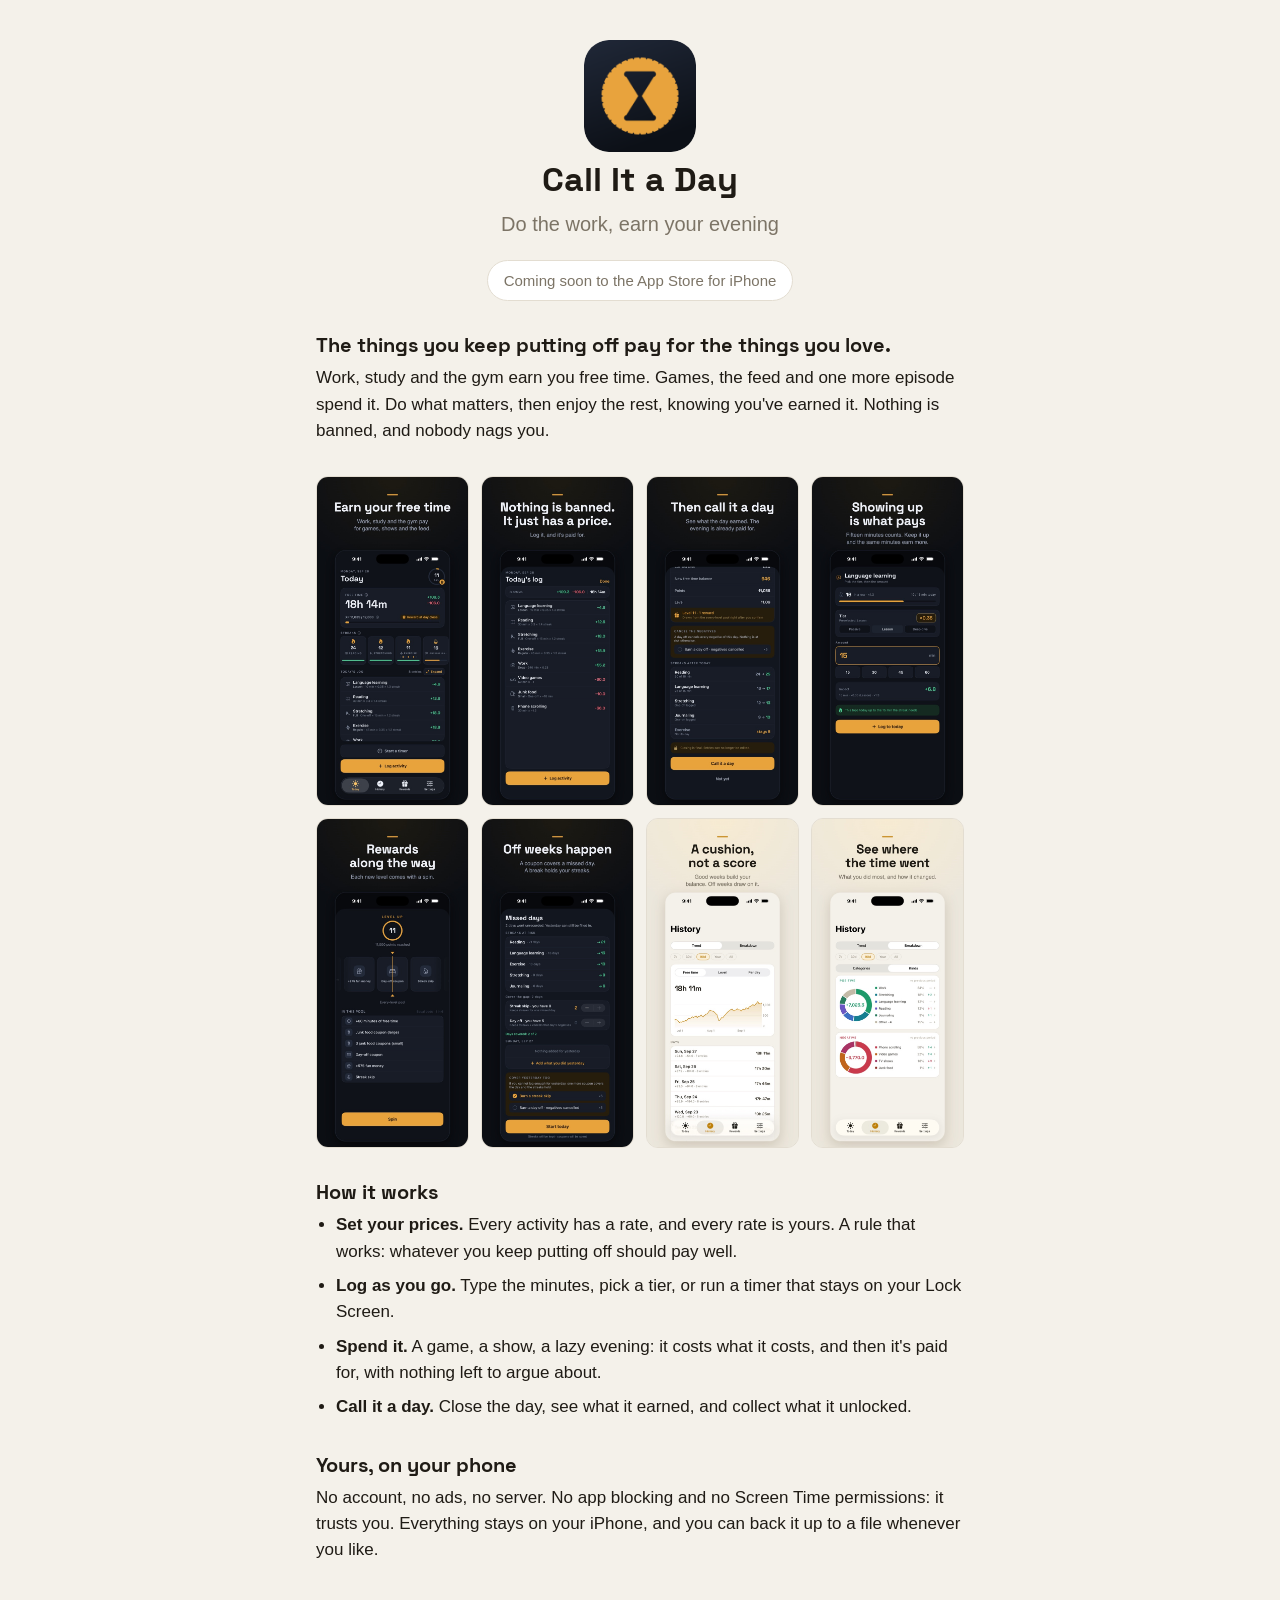
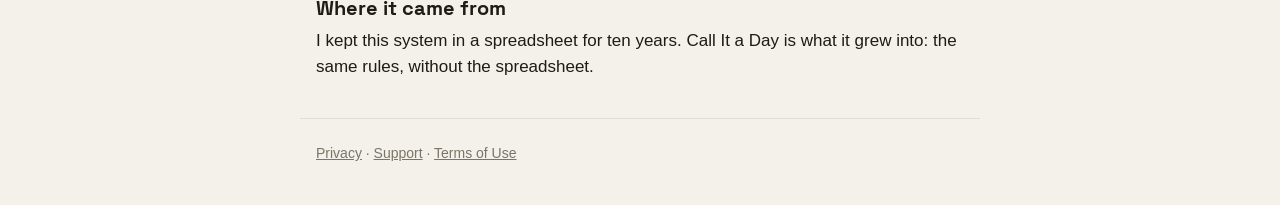
<file: index.html>
<!doctype html>
<html lang="en">
<head>
<meta charset="utf-8">
<meta name="viewport" content="width=device-width, initial-scale=1">
<title>Call It a Day: Do the work, earn your evening</title>
<meta name="description" content="The things you keep putting off pay for the things you love. Work and study earn free time, games and the feed spend it. You set the prices.">
<link rel="icon" href="assets/favicon.png">
<link rel="apple-touch-icon" href="assets/apple-touch-icon.png">
<link rel="stylesheet" href="assets/style.css">
</head>
<body>
<main>
  <div class="hero">
    <img src="assets/icon.png" alt="Call It a Day icon">
    <h1>Call It a Day</h1>
    <p class="tagline">Do the work, earn your evening</p>
    <span class="soon">Coming soon to the App Store for iPhone</span>
  </div>

  <h2>The things you keep putting off pay for the things you love.</h2>
  <p>Work, study and the gym earn you free time. Games, the feed and one more episode spend it. Do what matters, then enjoy the rest, knowing you've earned it. Nothing is banned, and nobody nags you.</p>

  <div class="shots">
    <img src="assets/shots/1-today.jpg" alt="Earn your free time" loading="lazy">
    <img src="assets/shots/2-log.jpg" alt="Nothing is banned. It just has a price." loading="lazy">
    <img src="assets/shots/3-close.jpg" alt="Then call it a day" loading="lazy">
    <img src="assets/shots/4-quicklog.jpg" alt="Showing up is what pays" loading="lazy">
    <img src="assets/shots/5-spin-ready.jpg" alt="Rewards along the way" loading="lazy">
    <img src="assets/shots/6-comeback.jpg" alt="Off weeks happen" loading="lazy">
    <img src="assets/shots/7-cushion.jpg" alt="A cushion, not a score" loading="lazy">
    <img src="assets/shots/8-breakdown.jpg" alt="See where the time went" loading="lazy">
  </div>

  <h2>How it works</h2>
  <ul>
    <li><strong>Set your prices.</strong> Every activity has a rate, and every rate is yours. A rule that works: whatever you keep putting off should pay well.</li>
    <li><strong>Log as you go.</strong> Type the minutes, pick a tier, or run a timer that stays on your Lock Screen.</li>
    <li><strong>Spend it.</strong> A game, a show, a lazy evening: it costs what it costs, and then it's paid for, with nothing left to argue about.</li>
    <li><strong>Call it a day.</strong> Close the day, see what it earned, and collect what it unlocked.</li>
  </ul>

  <h2>Yours, on your phone</h2>
  <p>No account, no ads, no server. No app blocking and no Screen Time permissions: it trusts you. Everything stays on your iPhone, and you can back it up to a file whenever you like.</p>

  <h2>Where it came from</h2>
  <p>I kept this system in a spreadsheet for ten years. Call It a Day is what it grew into: the same rules, without the spreadsheet.</p>
</main>
<footer>
  <a href="privacy/">Privacy</a> · <a href="support/">Support</a> · <a href="https://www.apple.com/legal/internet-services/itunes/dev/stdeula/">Terms of Use</a>
</footer>
</body>
</html>
</file>
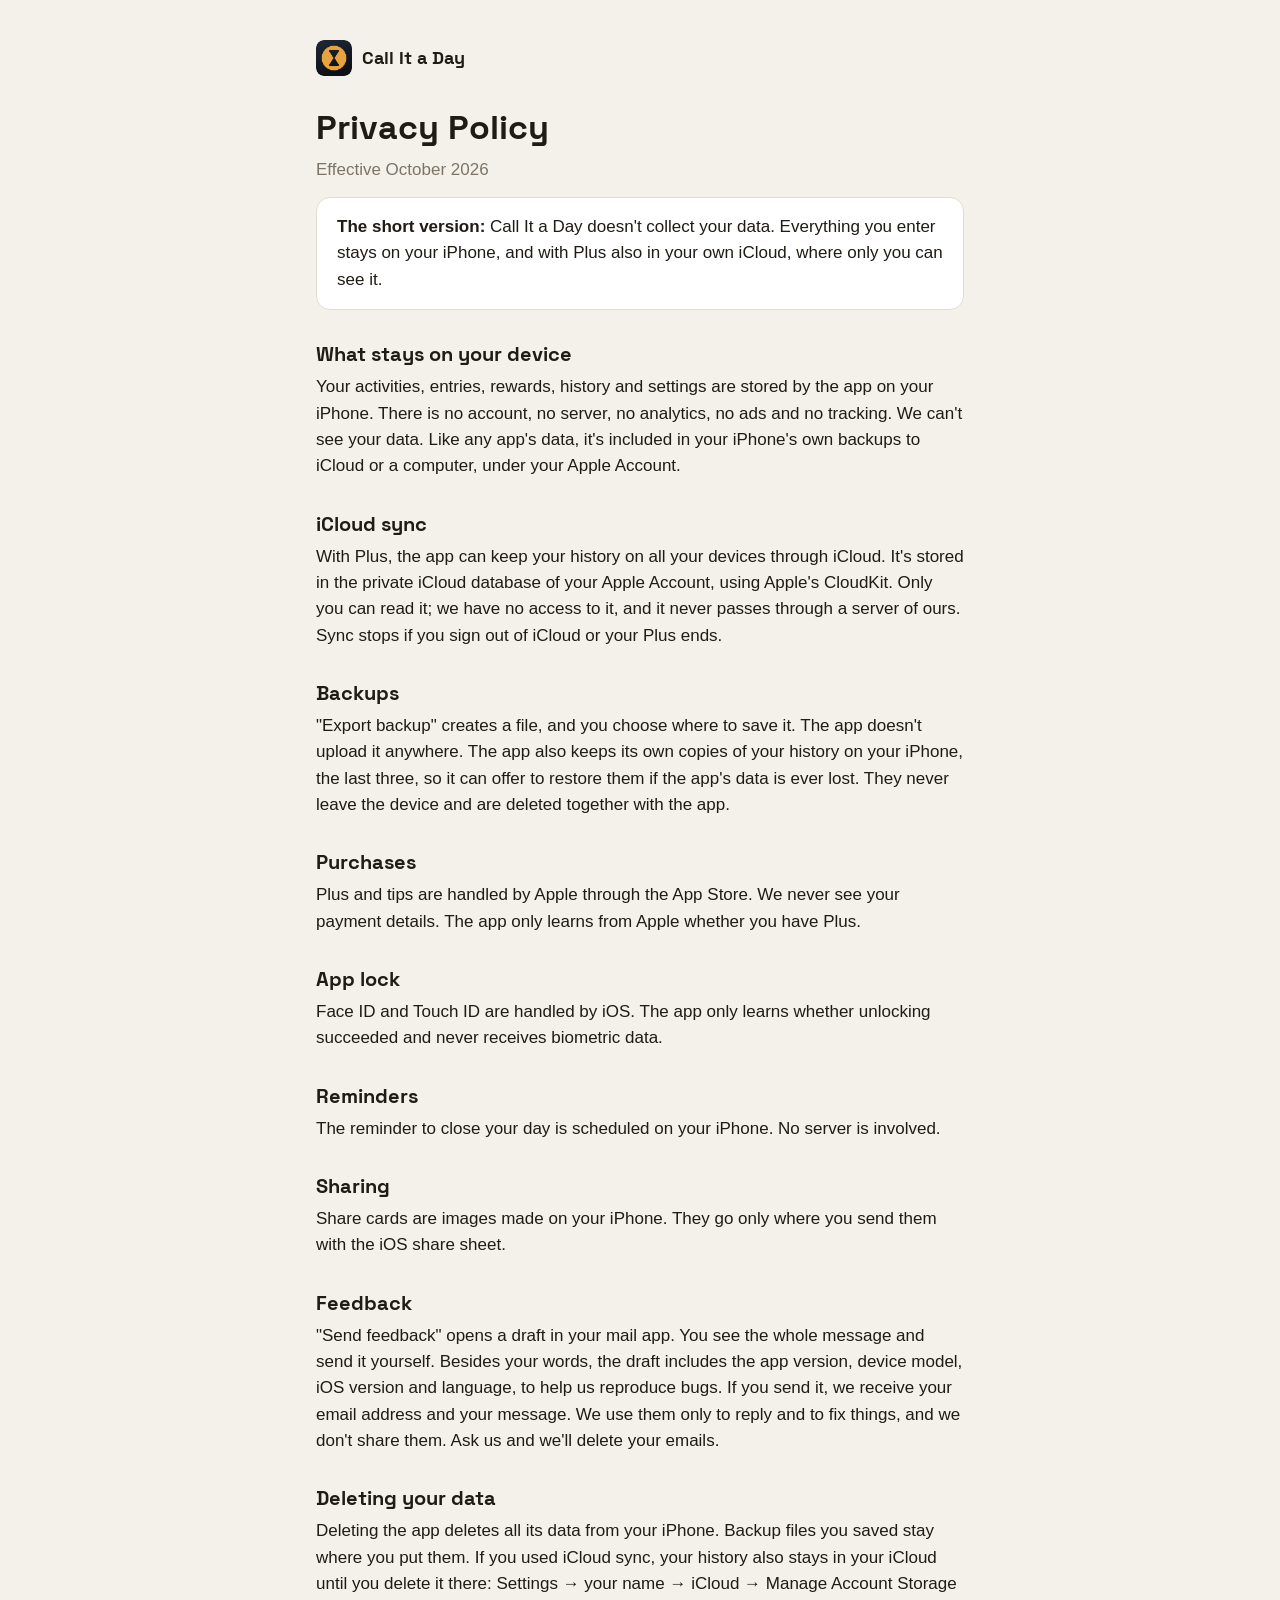
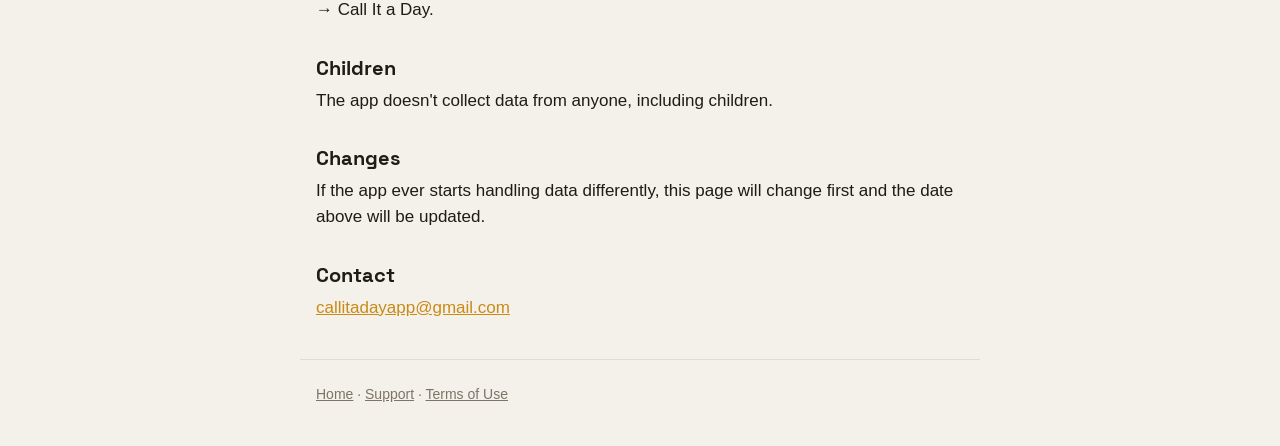
<file: privacy/index.html>
<!doctype html>
<html lang="en">
<head>
<meta charset="utf-8">
<meta name="viewport" content="width=device-width, initial-scale=1">
<title>Privacy Policy · Call It a Day</title>
<link rel="icon" href="../assets/favicon.png">
<link rel="apple-touch-icon" href="../assets/apple-touch-icon.png">
<link rel="stylesheet" href="../assets/style.css">
</head>
<body>
<main>
  <a class="brand" href="../"><img src="../assets/icon.png" alt="">Call It a Day</a>

  <h1>Privacy Policy</h1>
  <p class="muted">Effective October 2026</p>

  <p class="card"><strong>The short version:</strong> Call It a Day doesn't collect your data. Everything you enter stays on your iPhone, and with Plus also in your own iCloud, where only you can see it.</p>

  <h2>What stays on your device</h2>
  <p>Your activities, entries, rewards, history and settings are stored by the app on your iPhone. There is no account, no server, no analytics, no ads and no tracking. We can't see your data. Like any app's data, it's included in your iPhone's own backups to iCloud or a computer, under your Apple Account.</p>

  <h2>iCloud sync</h2>
  <p>With Plus, the app can keep your history on all your devices through iCloud. It's stored in the private iCloud database of your Apple Account, using Apple's CloudKit. Only you can read it; we have no access to it, and it never passes through a server of ours. Sync stops if you sign out of iCloud or your Plus ends.</p>

  <h2>Backups</h2>
  <p>"Export backup" creates a file, and you choose where to save it. The app doesn't upload it anywhere. The app also keeps its own copies of your history on your iPhone, the last three, so it can offer to restore them if the app's data is ever lost. They never leave the device and are deleted together with the app.</p>

  <h2>Purchases</h2>
  <p>Plus and tips are handled by Apple through the App Store. We never see your payment details. The app only learns from Apple whether you have Plus.</p>

  <h2>App lock</h2>
  <p>Face ID and Touch ID are handled by iOS. The app only learns whether unlocking succeeded and never receives biometric data.</p>

  <h2>Reminders</h2>
  <p>The reminder to close your day is scheduled on your iPhone. No server is involved.</p>

  <h2>Sharing</h2>
  <p>Share cards are images made on your iPhone. They go only where you send them with the iOS share sheet.</p>

  <h2>Feedback</h2>
  <p>"Send feedback" opens a draft in your mail app. You see the whole message and send it yourself. Besides your words, the draft includes the app version, device model, iOS version and language, to help us reproduce bugs. If you send it, we receive your email address and your message. We use them only to reply and to fix things, and we don't share them. Ask us and we'll delete your emails.</p>

  <h2>Deleting your data</h2>
  <p>Deleting the app deletes all its data from your iPhone. Backup files you saved stay where you put them. If you used iCloud sync, your history also stays in your iCloud until you delete it there: Settings → your name → iCloud → Manage Account Storage → Call It a Day.</p>

  <h2>Children</h2>
  <p>The app doesn't collect data from anyone, including children.</p>

  <h2>Changes</h2>
  <p>If the app ever starts handling data differently, this page will change first and the date above will be updated.</p>

  <h2>Contact</h2>
  <p><a href="mailto:callitadayapp@gmail.com">callitadayapp@gmail.com</a></p>
</main>
<footer>
  <a href="../">Home</a> · <a href="../support/">Support</a> · <a href="https://www.apple.com/legal/internet-services/itunes/dev/stdeula/">Terms of Use</a>
</footer>
</body>
</html>
</file>
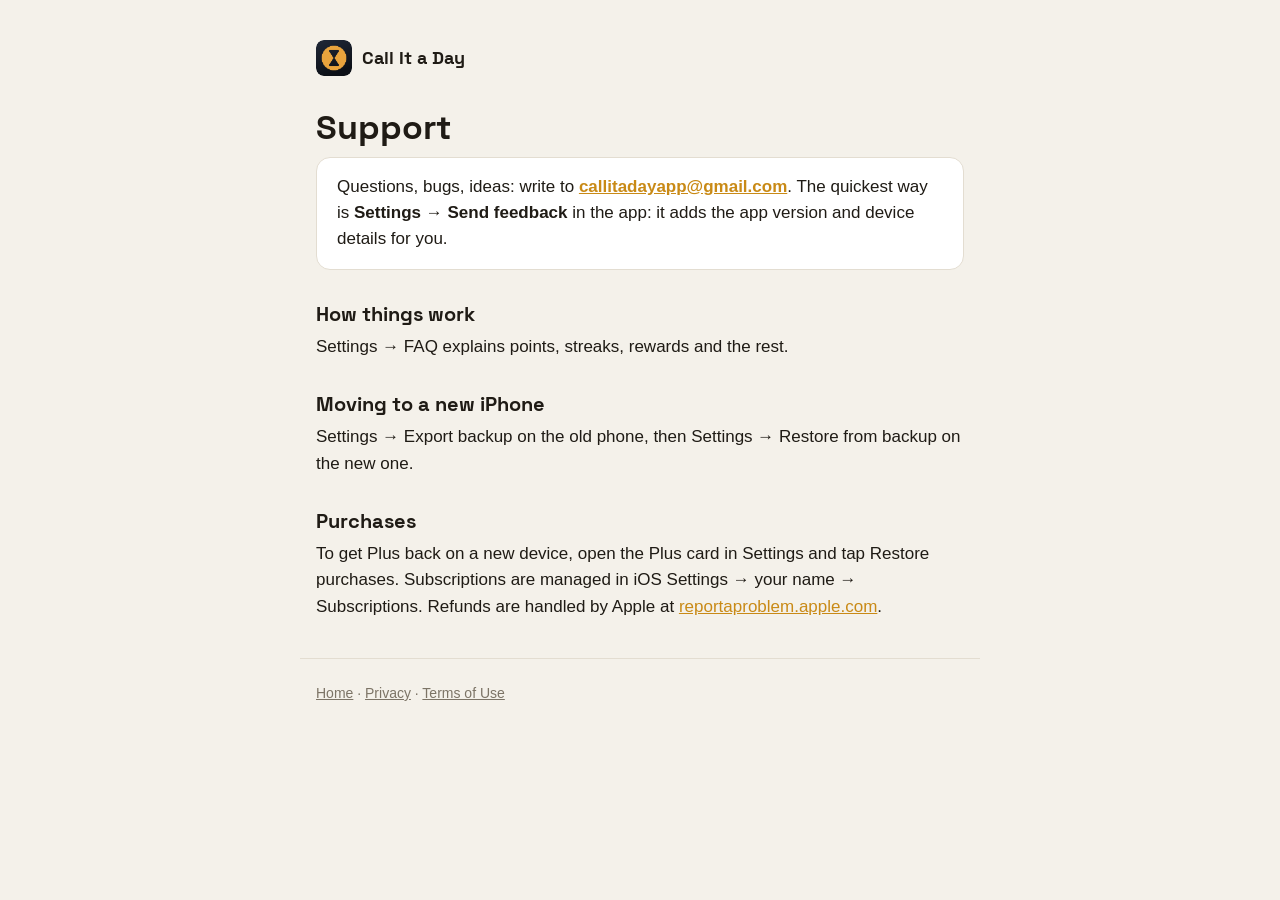
<file: support/index.html>
<!doctype html>
<html lang="en">
<head>
<meta charset="utf-8">
<meta name="viewport" content="width=device-width, initial-scale=1">
<title>Support · Call It a Day</title>
<link rel="icon" href="../assets/favicon.png">
<link rel="apple-touch-icon" href="../assets/apple-touch-icon.png">
<link rel="stylesheet" href="../assets/style.css">
</head>
<body>
<main>
  <a class="brand" href="../"><img src="../assets/icon.png" alt="">Call It a Day</a>

  <h1>Support</h1>

  <p class="card">Questions, bugs, ideas: write to <a href="mailto:callitadayapp@gmail.com"><strong>callitadayapp@gmail.com</strong></a>. The quickest way is <strong>Settings → Send feedback</strong> in the app: it adds the app version and device details for you.</p>

  <h2>How things work</h2>
  <p>Settings → FAQ explains points, streaks, rewards and the rest.</p>

  <h2>Moving to a new iPhone</h2>
  <p>Settings → Export backup on the old phone, then Settings → Restore from backup on the new one.</p>

  <h2>Purchases</h2>
  <p>To get Plus back on a new device, open the Plus card in Settings and tap Restore purchases. Subscriptions are managed in iOS Settings → your name → Subscriptions. Refunds are handled by Apple at <a href="https://reportaproblem.apple.com">reportaproblem.apple.com</a>.</p>
</main>
<footer>
  <a href="../">Home</a> · <a href="../privacy/">Privacy</a> · <a href="https://www.apple.com/legal/internet-services/itunes/dev/stdeula/">Terms of Use</a>
</footer>
</body>
</html>
</file>
<file: assets/style.css>
/* Цвета — палитры приложения: ThemePalettes.swift, `light` и `game`. */
@font-face {
  font-family: "Space Grotesk";
  src: url("fonts/SpaceGrotesk-Bold.ttf") format("truetype");
  font-weight: 700;
  font-display: swap;
}

:root {
  color-scheme: light dark;
  --bg: #F4F1EA;
  --card: #FFFFFF;
  --border: #E3DDD1;
  --text: #1F1B15;
  --text-2: #7C7466;
  --accent: #C98A16;
}

@media (prefers-color-scheme: dark) {
  :root {
    --bg: #0F1218;
    --card: #171C26;
    --border: #232B3A;
    --text: #EDF0F6;
    --text-2: #8A93A6;
    --accent: #E8A33D;
  }
}

* { box-sizing: border-box; }

body {
  margin: 0;
  background: var(--bg);
  color: var(--text);
  font: 17px/1.55 -apple-system, BlinkMacSystemFont, "Segoe UI", Roboto, sans-serif;
  -webkit-text-size-adjust: 100%;
}

main {
  max-width: 680px;
  margin: 0 auto;
  padding: 40px 16px 24px;
}

h1, h2, .brand {
  font-family: "Space Grotesk", -apple-system, sans-serif;
  font-weight: 700;
  line-height: 1.2;
}

h1 { font-size: 34px; margin: 0 0 8px; }
h2 { font-size: 20px; margin: 32px 0 8px; }
p, ul { margin: 0 0 14px; }
ul { padding-left: 20px; }
li { margin-bottom: 8px; }

a { color: var(--accent); }

.muted { color: var(--text-2); }

/* Шапка внутренних страниц: иконка и имя ведут на главную. */
.brand {
  display: inline-flex;
  align-items: center;
  gap: 10px;
  margin-bottom: 32px;
  color: var(--text);
  text-decoration: none;
  font-size: 18px;
}
.brand img { width: 36px; height: 36px; border-radius: 8px; }

/* Главная. */
.hero { text-align: center; }
.hero img { width: 112px; height: 112px; border-radius: 25px; }
.hero .tagline { font-size: 20px; color: var(--text-2); margin-bottom: 20px; }
.soon {
  display: inline-block;
  padding: 8px 16px;
  border: 1px solid var(--border);
  border-radius: 999px;
  background: var(--card);
  color: var(--text-2);
  font-size: 15px;
}

.shots {
  display: grid;
  grid-template-columns: repeat(4, 1fr);
  gap: 12px;
  margin: 32px 0;
}
.shots img {
  width: 100%;
  height: auto;
  border-radius: 12px;
  border: 1px solid var(--border);
}
@media (max-width: 600px) {
  .shots { grid-template-columns: repeat(2, 1fr); }
}

.card {
  background: var(--card);
  border: 1px solid var(--border);
  border-radius: 14px;
  padding: 16px 20px;
}

footer {
  max-width: 680px;
  margin: 0 auto;
  padding: 24px 16px 40px;
  border-top: 1px solid var(--border);
  color: var(--text-2);
  font-size: 14px;
}
footer a { color: var(--text-2); }
</file>
